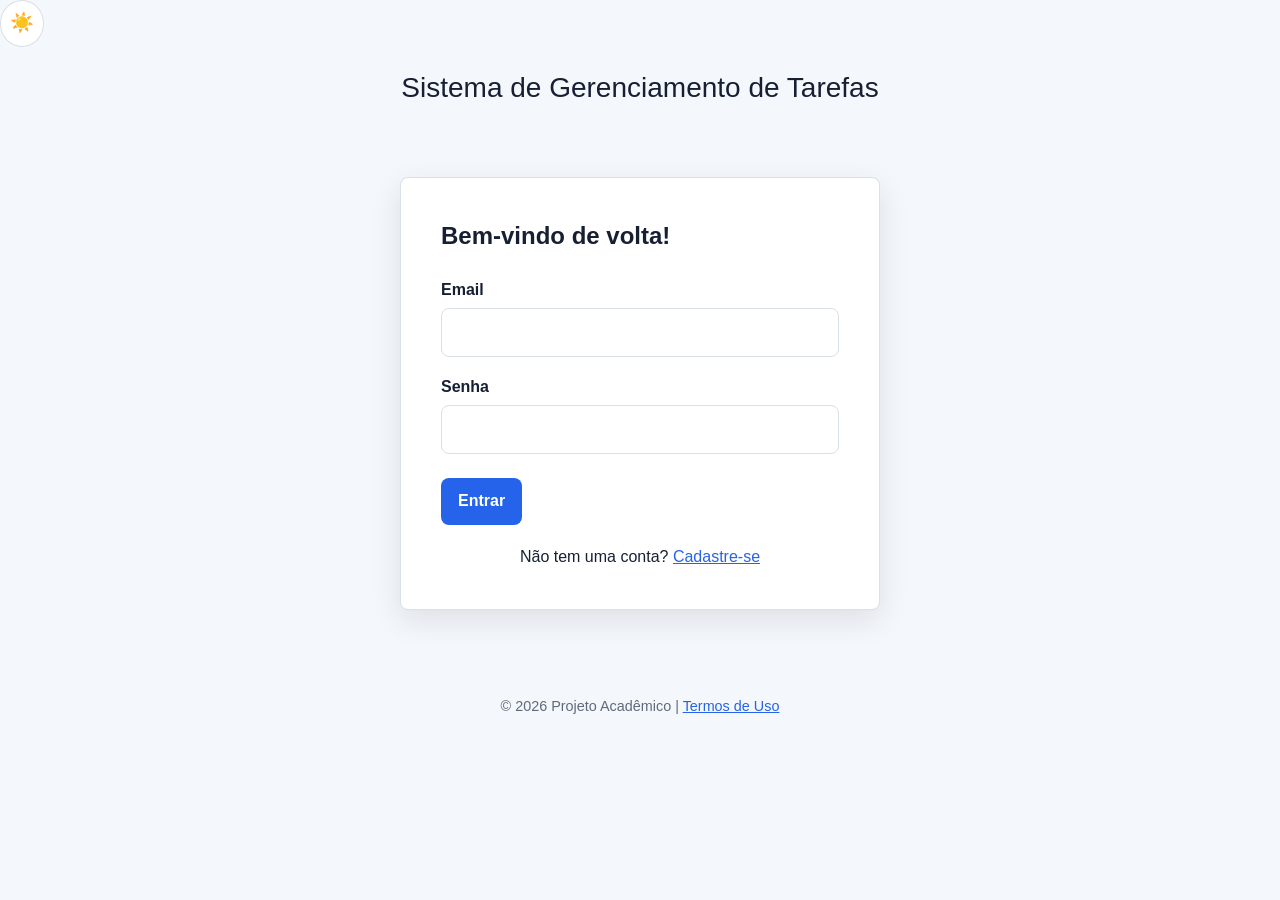
<file: index.html>
<!doctype html>
<html lang="pt-BR">
<head>
    <meta charset="utf-8">
    <meta name="viewport" content="width=device-width, initial-scale=1">
    <meta name="description" content="Sistema Gerenciador de Tarefas">
    <title>Login | Sistema de Gerenciamento de Tarefas</title>
    <link rel="stylesheet" href="css/style.css">
</head>
<body>
    <input type="checkbox" id="tema" class="controle-tema">
    <label for="tema" class="botao-tema" aria-label="Alternar tema" title="Alternar tema">
        <span class="icone-claro" aria-hidden="true">☀️</span>
        <span class="icone-escuro" aria-hidden="true">🌙</span>
    </label>

    <div class="pagina pagina-publica">
        <header class="cabecalho-publico">
            <p class="nome-sistema">Sistema de Gerenciamento de Tarefas</p>
        </header>
        <main class="conteudo-publico">
            <section class="cartao cartao-formulario" aria-labelledby="titulo-login">
                <h1 id="titulo-login" class="titulo-cartao">Bem-vindo de volta!</h1>
                <form action="pages/dashboard.html" method="get">
                    <div class="grupo-formulario">
                        <label for="email">Email</label>
                        <input class="campo" type="email" id="email" name="email" autocomplete="email" required>
                    </div>
                    <div class="grupo-formulario">
                        <label for="senha">Senha</label>
                        <input class="campo" type="password" id="senha" name="senha" autocomplete="current-password" required>
                    </div>
                    <div class="acoes-formulario">
                        <button class="botao botao-primario" type="submit">Entrar</button>
                    </div>
                    <p class="link-formulario">Não tem uma conta? <a href="pages/cadastro.html">Cadastre-se</a></p>
                </form>
            </section>
        </main>
        <footer class="rodape-publico">
            <p>© 2026 Projeto Acadêmico | <a href="#">Termos de Uso</a></p>
        </footer>
    </div>
</body>
</html>
</file>
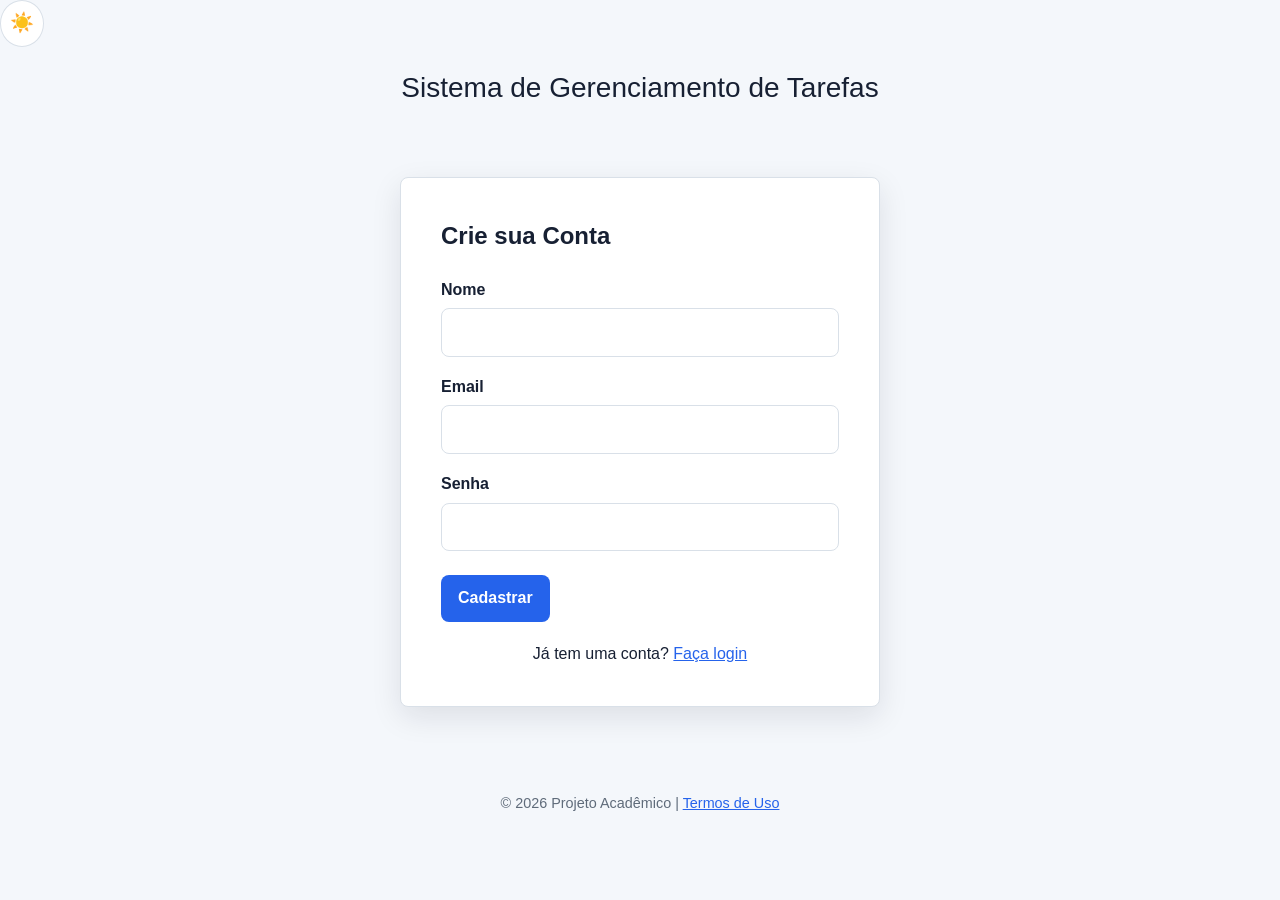
<file: pages/cadastro.html>
<!doctype html>
<html lang="pt-BR">
<head>
   <head>
    <meta charset="utf-8">
    <meta name="viewport" content="width=device-width, initial-scale=1">
    <meta name="description" content="Sistema Gerenciador de Tarefas">
    <title>Cadastro | Sistema Gerenciador de Tarefas</title>

  <link rel="stylesheet" href="../css/style.css">
</head>
</head>
<body>
    <input type="checkbox" id="tema" class="controle-tema">
    <label for="tema" class="botao-tema" aria-label="Alternar tema" title="Alternar tema">
        <span class="icone-claro" aria-hidden="true">☀️</span>
        <span class="icone-escuro" aria-hidden="true">🌙</span>
    </label>

    <div class="pagina pagina-publica">
        <header class="cabecalho-publico">
            <p class="nome-sistema">Sistema de Gerenciamento de Tarefas</p>
        </header>
        <main class="conteudo-publico">
            <section class="cartao cartao-formulario" aria-labelledby="titulo-cadastro">
                <h1 id="titulo-cadastro" class="titulo-cartao">Crie sua Conta</h1>
                <form action="dashboard.html" method="get">
                    <div class="grupo-formulario">
                        <label for="nome">Nome</label>
                        <input class="campo" type="text" id="nome" name="nome" autocomplete="name" required>
                    </div>
                    <div class="grupo-formulario">
                        <label for="email">Email</label>
                        <input class="campo" type="email" id="email" name="email" autocomplete="email" required>
                    </div>
                    <div class="grupo-formulario">
                        <label for="senha">Senha</label>
                        <input class="campo" type="password" id="senha" name="senha" autocomplete="new-password" required>
                    </div>
                    <div class="acoes-formulario">
                        <button class="botao botao-primario" type="submit">Cadastrar</button>
                    </div>
                    <p class="link-formulario">Já tem uma conta? <a href="../index.html">Faça login</a></p>
                </form>
            </section>
        </main>
        <footer class="rodape-publico">
            <p>© 2026 Projeto Acadêmico | <a href="#">Termos de Uso</a></p>
        </footer>
    </div>
</body>
</html>
</file>
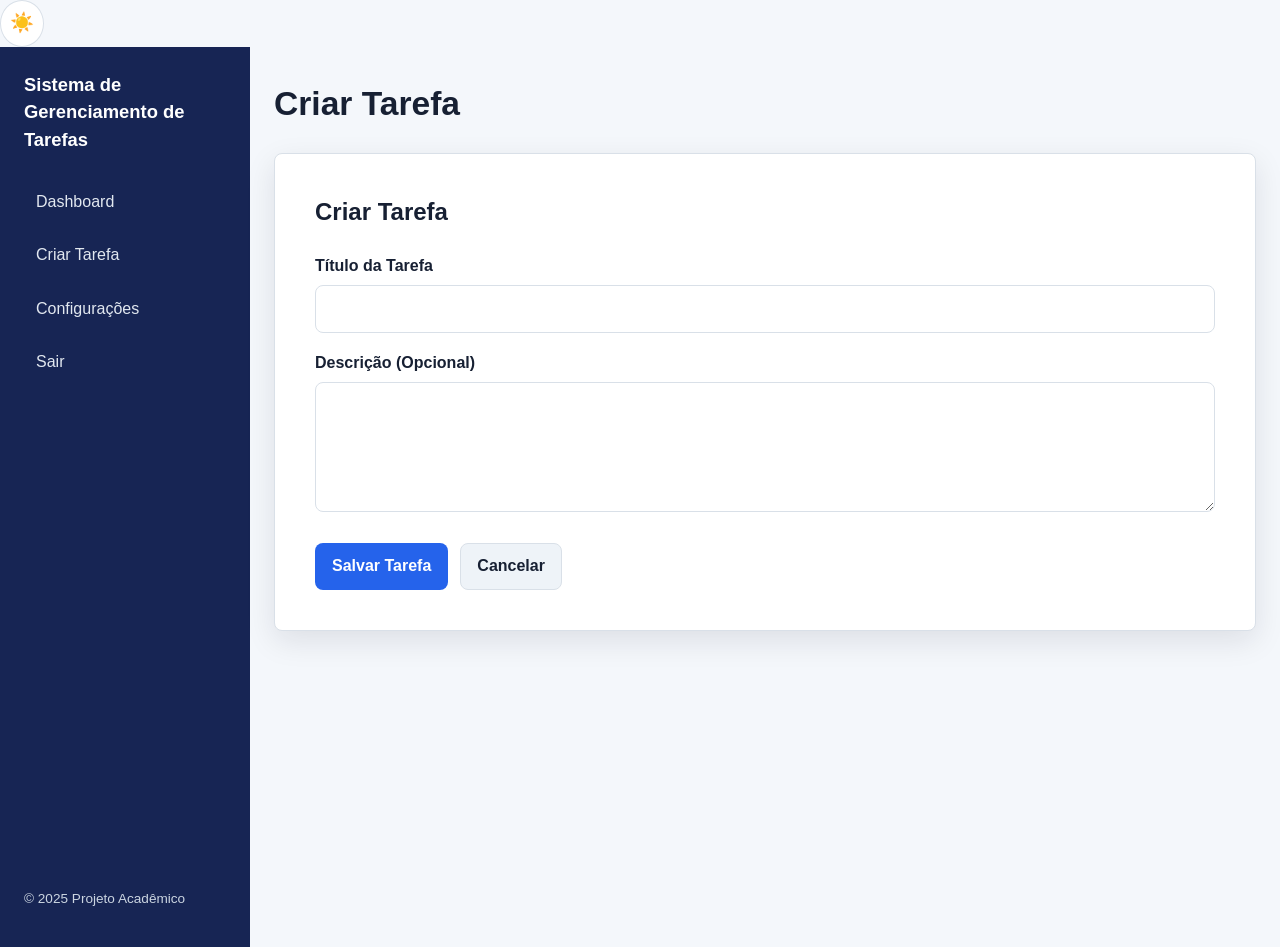
<file: pages/criar-tarefa.html>
<!doctype html>
<html lang="pt-BR">
<head>
    <meta charset="utf-8">
    <meta name="viewport" content="width=device-width, initial-scale=1">
    <meta name="description" content="Sistema Gerenciador de Tarefas">
    <title>Criar Tarefa | Sistema Gerenciador de Tarefas</title>
    <link rel="stylesheet" href="../css/style.css">
</head>
<body>
    <input type="checkbox" id="tema" class="controle-tema">
    <label for="tema" class="botao-tema" aria-label="Alternar tema" title="Alternar tema">
        <span class="icone-claro" aria-hidden="true">☀️</span>
        <span class="icone-escuro" aria-hidden="true">🌙</span>
    </label>

    <div class="pagina pagina-interna">
        <div class="layout-interno">
            <aside class="sidebar">
                <h2>Sistema de Gerenciamento de Tarefas</h2>
                <nav class="navegacao" aria-label="Navegação principal">
                    <ul>
                        <li><a href="dashboard.html">Dashboard</a></li>
                        <li><a href="criar-tarefa.html">Criar Tarefa</a></li>
                        <li><a href="#">Configurações</a></li>
                        <li><a href="../index.html">Sair</a></li>
                    </ul>
                </nav>
                <p class="sidebar-rodape">© 2025 Projeto Acadêmico</p>
            </aside>
            <main class="conteudo-interno">
                <header class="cabecalho-interno">
                    <h1>Criar Tarefa</h1>
                </header>

                <section class="cartao cartao-formulario" aria-labelledby="titulo-criar">
                    <h2 id="titulo-criar" class="titulo-cartao">Criar Tarefa</h2>

                    <form action="dashboard.html" method="get">
                        <div class="grupo-formulario">
                            <label for="titulo">Título da Tarefa</label>
                            <input class="campo" type="text" id="titulo" name="titulo" required>
                        </div>

                        <div class="grupo-formulario">
                            <label for="descricao">Descrição (Opcional)</label>
                            <textarea class="campo" id="descricao" name="descricao"></textarea>
                        </div>

                        <div class="acoes-formulario">
                            <button class="botao botao-primario" type="submit">Salvar Tarefa</button>
                            <a class="botao botao-secundario" href="dashboard.html">Cancelar</a>
                        </div>
                    </form>
                </section>
            </main>
        </div>
    </div>
</body>
</html>
</file>
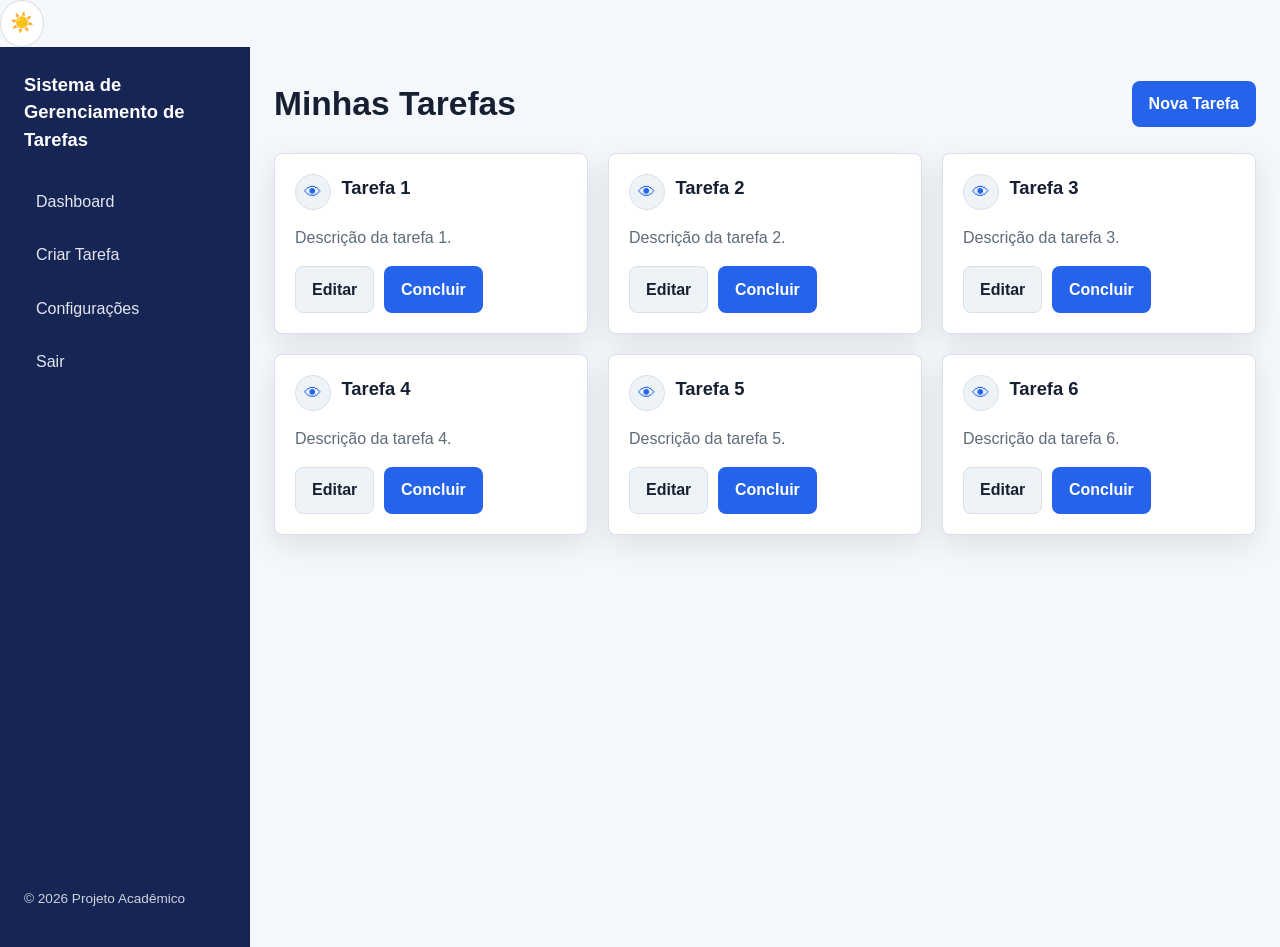
<file: pages/dashboard.html>
<!doctype html>
<html lang="pt-BR">
<head>
    <meta charset="utf-8">
    <meta name="viewport" content="width=device-width, initial-scale=1">
    <meta name="description" content="Sistema Gerenciador de Tarefas">
    <title>Minhas Tarefas | Sistema Gerenciador de Tarefas</title>
    <link rel="stylesheet" href="../css/style.css">
</head>
<body>
    <input type="checkbox" id="tema" class="controle-tema">
    <label for="tema" class="botao-tema" aria-label="Alternar tema" title="Alternar tema">
        <span class="icone-claro" aria-hidden="true">☀️</span>
        <span class="icone-escuro" aria-hidden="true">🌙</span>
    </label>

    <div class="pagina pagina-interna">
        <div class="layout-interno">
            <aside class="sidebar">
                <h2>Sistema de Gerenciamento de Tarefas</h2>
                <nav class="navegacao" aria-label="Navegação principal">
                    <ul>
                        <li><a href="dashboard.html">Dashboard</a></li>
                        <li><a href="criar-tarefa.html">Criar Tarefa</a></li>
                        <li><a href="#">Configurações</a></li>
                        <li><a href="../index.html">Sair</a></li>
                    </ul>
                </nav>
                <p class="sidebar-rodape">© 2026 Projeto Acadêmico</p>
            </aside>
            <main class="conteudo-interno">
                <header class="cabecalho-interno">
                    <h1>Minhas Tarefas</h1>
                    <a class="botao botao-primario" href="criar-tarefa.html">Nova Tarefa</a>
                </header>

                <section aria-labelledby="titulo-listagem">
                    <h2 id="titulo-listagem" class="visualmente-oculto">Lista de tarefas</h2>
                    <div class="grade-tarefas">
                        <article class="cartao cartao-tarefa">
                            <header class="cabecalho-tarefa">
                                <a class="icone-olho" href="detalhes.html" aria-label="Ver detalhes da Tarefa 1" title="Ver detalhes">👁</a>
                                <h2>Tarefa 1</h2>
                            </header>
                            <p class="descricao-tarefa">Descrição da tarefa 1.</p>
                            <div class="acoes-tarefa">
                                <a class="botao botao-secundario" href="editar-tarefa.html">Editar</a>
                                <a class="botao botao-primario" href="#">Concluir</a>
                            </div>
                        </article>

                        <article class="cartao cartao-tarefa">
                            <header class="cabecalho-tarefa">
                                <a class="icone-olho" href="detalhes.html" aria-label="Ver detalhes da Tarefa 2" title="Ver detalhes">👁</a>
                                <h2>Tarefa 2</h2>
                            </header>
                            <p class="descricao-tarefa">Descrição da tarefa 2.</p>
                            <div class="acoes-tarefa">
                                <a class="botao botao-secundario" href="editar-tarefa.html">Editar</a>
                                <a class="botao botao-primario" href="#">Concluir</a>
                            </div>
                        </article>

                        <article class="cartao cartao-tarefa">
                            <header class="cabecalho-tarefa">
                                <a class="icone-olho" href="detalhes.html" aria-label="Ver detalhes da Tarefa 3" title="Ver detalhes">👁</a>
                                <h2>Tarefa 3</h2>
                            </header>
                            <p class="descricao-tarefa">Descrição da tarefa 3.</p>
                            <div class="acoes-tarefa">
                                <a class="botao botao-secundario" href="editar-tarefa.html">Editar</a>
                                <a class="botao botao-primario" href="#">Concluir</a>
                            </div>
                        </article>

                        <article class="cartao cartao-tarefa">
                            <header class="cabecalho-tarefa">
                                <a class="icone-olho" href="detalhes.html" aria-label="Ver detalhes da Tarefa 4" title="Ver detalhes">👁</a>
                                <h2>Tarefa 4</h2>
                            </header>
                            <p class="descricao-tarefa">Descrição da tarefa 4.</p>
                            <div class="acoes-tarefa">
                                <a class="botao botao-secundario" href="editar-tarefa.html">Editar</a>
                                <a class="botao botao-primario" href="#">Concluir</a>
                            </div>
                        </article>

                        <article class="cartao cartao-tarefa">
                            <header class="cabecalho-tarefa">
                                <a class="icone-olho" href="detalhes.html" aria-label="Ver detalhes da Tarefa 5" title="Ver detalhes">👁</a>
                                <h2>Tarefa 5</h2>
                            </header>
                            <p class="descricao-tarefa">Descrição da tarefa 5.</p>
                            <div class="acoes-tarefa">
                                <a class="botao botao-secundario" href="editar-tarefa.html">Editar</a>
                                <a class="botao botao-primario" href="#">Concluir</a>
                            </div>
                        </article>

                        <article class="cartao cartao-tarefa">
                            <header class="cabecalho-tarefa">
                                <a class="icone-olho" href="detalhes.html" aria-label="Ver detalhes da Tarefa 6" title="Ver detalhes">👁</a>
                                <h2>Tarefa 6</h2>
                            </header>
                            <p class="descricao-tarefa">Descrição da tarefa 6.</p>
                            <div class="acoes-tarefa">
                                <a class="botao botao-secundario" href="editar-tarefa.html">Editar</a>
                                <a class="botao botao-primario" href="#">Concluir</a>
                            </div>
                        </article>
                    </div>
                </section>
            </main>
        </div>
    </div>
</body>
</html>
</file>
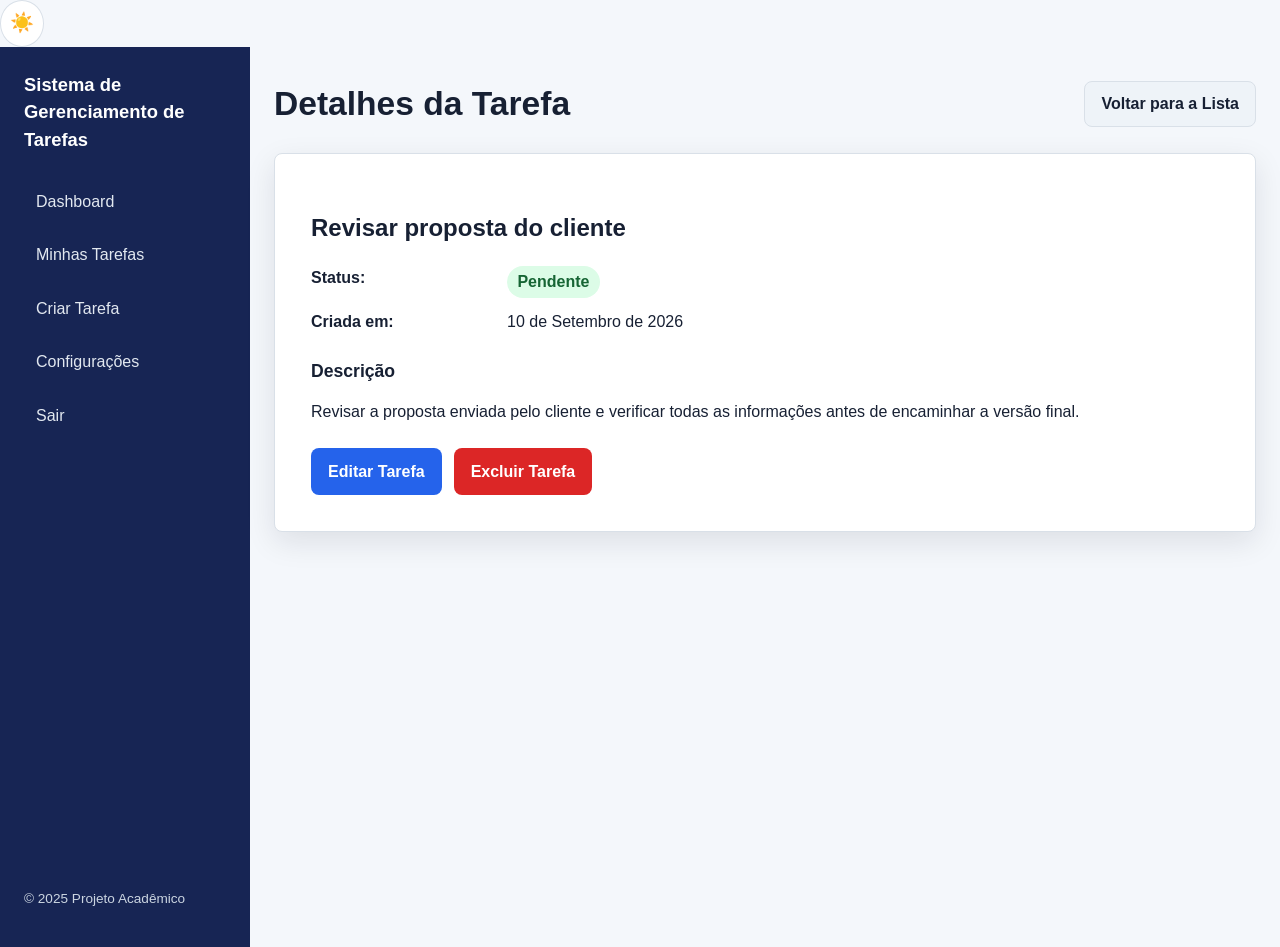
<file: pages/detalhes.html>
<!doctype html>
<html lang="pt-BR">
<head>
    <meta charset="utf-8">
    <meta name="viewport" content="width=device-width, initial-scale=1">
    <meta name="description" content="Sistema Gerenciador de Tarefas">
    <title>Detalhes da Tarefa | Sistema Gerenciador de Tarefas</title>
    <link rel="stylesheet" href="../css/style.css">
</head>
<body>
    <input type="checkbox" id="tema" class="controle-tema">
    <label for="tema" class="botao-tema" aria-label="Alternar tema" title="Alternar tema">
        <span class="icone-claro" aria-hidden="true">☀️</span>
        <span class="icone-escuro" aria-hidden="true">🌙</span>
    </label>

    <div class="pagina pagina-interna">
        <div class="layout-interno">
            <aside class="sidebar">
                <h2>Sistema de Gerenciamento de Tarefas</h2>
                <nav class="navegacao" aria-label="Navegação principal">
                    <ul>
                        <li><a href="dashboard.html">Dashboard</a></li>
                        <li><a href="dashboard.html">Minhas Tarefas</a></li>
                        <li><a href="criar-tarefa.html">Criar Tarefa</a></li>
                        <li><a href="#">Configurações</a></li>
                        <li><a href="../index.html">Sair</a></li>
                    </ul>
                </nav>
                <p class="sidebar-rodape">© 2025 Projeto Acadêmico</p>
            </aside>
            <main class="conteudo-interno">
                <header class="cabecalho-interno">
                    <h1>Detalhes da Tarefa</h1>
                    <a class="botao botao-secundario" href="dashboard.html">Voltar para a Lista</a>
                </header>

                <article class="cartao cartao-detalhes">
                    <h2>Revisar proposta do cliente</h2>

                    <dl class="lista-detalhes">
                        <dt>Status:</dt>
                        <dd><span class="status">Pendente</span></dd>

                        <dt>Criada em:</dt>
                        <dd>10 de Setembro de 2026</dd>
                    </dl>

                    <section class="descricao-detalhada" aria-labelledby="titulo-descricao">
                        <h2 id="titulo-descricao">Descrição</h2>
                        <p>Revisar a proposta enviada pelo cliente e verificar todas as informações antes de encaminhar a versão final.</p>
                    </section>

                    <div class="acoes-formulario">
                        <a class="botao botao-primario" href="editar-tarefa.html">Editar Tarefa</a>
                        <a class="botao botao-perigo" href="#">Excluir Tarefa</a>
                    </div>
                </article>
            </main>
        </div>
    </div>
</body>
</html>
</file>
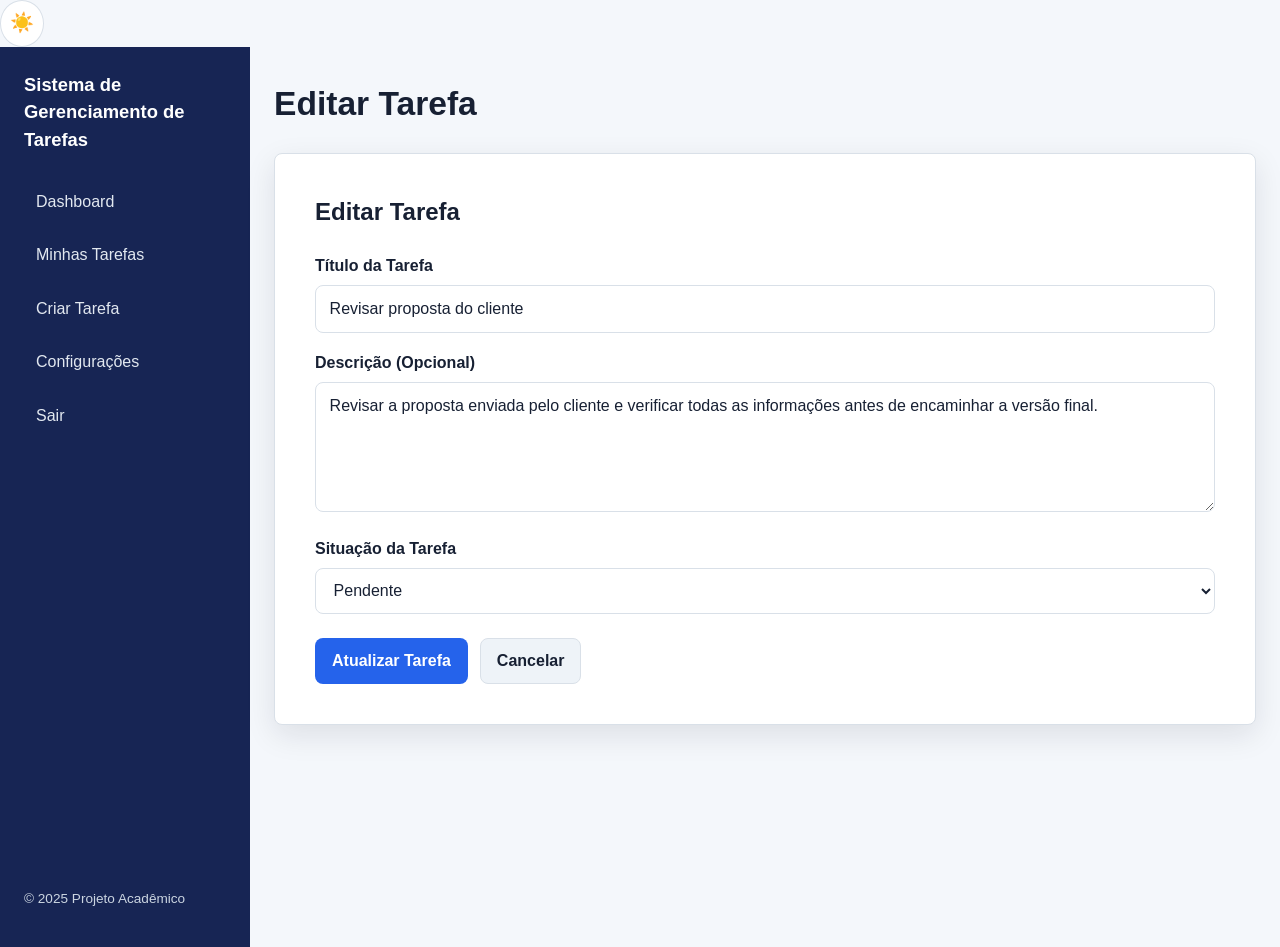
<file: pages/editar-tarefa.html>
<!doctype html>
<html lang="pt-BR">
<head>
    <meta charset="utf-8">
    <meta name="viewport" content="width=device-width, initial-scale=1">
    <meta name="description" content="Sistema Gerenciador de Tarefas">
    <title>Editar Tarefa | Sistema Gerenciador de Tarefas</title>
    <link rel="stylesheet" href="../css/style.css">
</head>
<body>
    <input type="checkbox" id="tema" class="controle-tema">
    <label for="tema" class="botao-tema" aria-label="Alternar tema" title="Alternar tema">
        <span class="icone-claro" aria-hidden="true">☀️</span>
        <span class="icone-escuro" aria-hidden="true">🌙</span>
    </label>

    <div class="pagina pagina-interna">
        <div class="layout-interno">
            <aside class="sidebar">
                <h2>Sistema de Gerenciamento de Tarefas</h2>
                <nav class="navegacao" aria-label="Navegação principal">
                    <ul>
                        <li><a href="dashboard.html">Dashboard</a></li>
                        <li><a href="dashboard.html">Minhas Tarefas</a></li>
                        <li><a href="criar-tarefa.html">Criar Tarefa</a></li>
                        <li><a href="#">Configurações</a></li>
                        <li><a href="../index.html">Sair</a></li>
                    </ul>
                </nav>
                <p class="sidebar-rodape">© 2025 Projeto Acadêmico</p>
            </aside>
            <main class="conteudo-interno">
                <header class="cabecalho-interno">
                    <h1>Editar Tarefa</h1>
                </header>

                <section class="cartao cartao-formulario" aria-labelledby="titulo-editar">
                    <h2 id="titulo-editar" class="titulo-cartao">Editar Tarefa</h2>

                    <form action="detalhes.html" method="get">
                        <div class="grupo-formulario">
                            <label for="titulo">Título da Tarefa</label>
                            <input class="campo" type="text" id="titulo" name="titulo" value="Revisar proposta do cliente" required>
                        </div>

                        <div class="grupo-formulario">
                            <label for="descricao">Descrição (Opcional)</label>
                            <textarea class="campo" id="descricao" name="descricao">Revisar a proposta enviada pelo cliente e verificar todas as informações antes de encaminhar a versão final.</textarea>
                        </div>

                        <div class="grupo-formulario">
                            <label for="situacao">Situação da Tarefa</label>
                            <select class="campo" id="situacao" name="situacao">
                                <option value="pendente" selected>Pendente</option>
                                <option value="em-andamento">Em andamento</option>
                                <option value="concluida">Concluída</option>
                            </select>
                        </div>

                        <div class="acoes-formulario">
                            <button class="botao botao-primario" type="submit">Atualizar Tarefa</button>
                            <a class="botao botao-secundario" href="dashboard.html">Cancelar</a>
                        </div>
                    </form>
                </section>
            </main>
        </div>
    </div>
</body>
</html>
</file>
<file: css/style.css>
/* ==========================================================
   SISTEMA GERENCIADOR DE TAREFAS
   HTML5 + CSS3 | Sem JavaScript
   ========================================================== */

:root {

    /* =========================
       MODO CLARO
       ========================= */

    --cor-fundo: #f4f7fb;
    --cor-superficie: #ffffff;
    --cor-superficie-secundaria: #eef3f8;

    --cor-texto: #172033;
    --cor-texto-secundario: #5f6b7a;

    --cor-primaria: #2563eb;
    --cor-primaria-hover: #1d4ed8;

    --cor-secundaria: #64748b;
    --cor-sucesso: #16a34a;
    --cor-perigo: #dc2626;

    --cor-borda: #d9e0e8;
    --cor-foco: #f59e0b;

    --sombra: 0 10px 30px rgba(15, 23, 42, 0.10);
    --raio: 8px;
}

* {
    box-sizing: border-box;
}

html {
    font-size: 16px;
}

body {
    margin: 0;
    min-height: 100vh;
    font-family: Arial, Helvetica, sans-serif;
    line-height: 1.5;
    color: var(--cor-texto);
    background: var(--cor-fundo);
}

a {
    color: var(--cor-primaria);
}

a:hover {
    color: var(--cor-primaria-hover);
}

button,
input,
textarea,
select {
    font: inherit;
}

button,
input,
textarea,
select,
a {
    -webkit-tap-highlight-color: transparent;
}

:focus-visible {
    outline: 3px solid var(--cor-foco);
    outline-offset: 3px;
}

/* ---------- Controle de tema ---------- */

.controle-tema {
    position: absolute;
    width: 1px;
    height: 1px;
    padding: 0;
    margin: -1px;
    overflow: hidden;
    clip: rect(0, 0, 0, 0);
    white-space: nowrap;
    border: 0;
}

.botao-tema {
    display: inline-flex;
    align-items: center;
    justify-content: center;
    min-width: 44px;
    min-height: 44px;
    padding: 0.5rem;
    border: 1px solid var(--cor-borda);
    border-radius: 50%;
    background: var(--cor-superficie);
    cursor: pointer;
    font-size: 1.2rem;
    user-select: none;
}

.botao-tema .icone-escuro {
    display: none;
}

.controle-tema:checked+.botao-tema .icone-claro {
    display: none;
}

.controle-tema:checked+.botao-tema .icone-escuro {
    display: inline;
}

/* Tema escuro aplicado aos elementos irmãos do controle. */
.controle-tema:checked~.pagina {
    --cor-fundo: #0f172a;
    --cor-superficie: #1e293b;
    --cor-superficie-secundaria: #273449;
    --cor-texto: #f8fafc;
    --cor-texto-secundario: #cbd5e1;
    --cor-borda: #475569;
    --sombra: 0 10px 30px rgba(0, 0, 0, 0.30);

}

.controle-tema:checked~.pagina .sidebar {
    background: #020617;
}

/* ---------- Cabeçalhos ---------- */

.cabecalho-publico {
    width: min(100% - 2rem, 1100px);
    margin: 0 auto;
    padding: 1.25rem 0;
    display: flex;
    align-items: center;
    justify-content: space-between;
    gap: 1rem;
}

.nome-sistema {
    width: 100%;
    margin: 0;
    font-size: clamp(1.25rem, 3vw, 1.75rem);
    text-align: center;
}
}

.pagina-publica {
    min-height: 100vh;
}

.conteudo-publico {
    width: min(100% - 2rem, 480px);
    margin: 0 auto;
    padding: 3rem 0;
}

.rodape-publico {
    width: min(100% - 2rem, 1100px);
    margin: 0 auto;
    padding: 1.5rem 0;
    text-align: center;
    color: var(--cor-texto-secundario);
    font-size: 0.9rem;
}

/* ---------- Cartões e formulários ---------- */

.cartao {
    background: var(--cor-superficie);
    border: 1px solid var(--cor-borda);
    border-radius: var(--raio);
    box-shadow: var(--sombra);
}

.cartao-formulario {
    padding: clamp(1.5rem, 4vw, 2.5rem);
}

.titulo-cartao {
    margin-top: 0;
    margin-bottom: 1.5rem;
    font-size: 1.5rem;

}

.grupo-formulario {
    margin-bottom: 1.15rem;
}

.grupo-formulario label {
    display: block;
    margin-bottom: 0.4rem;
    font-weight: 700;
}

.campo {
    width: 100%;
    min-height: 46px;
    padding: 0.7rem 0.85rem;
    color: var(--cor-texto);
    background: var(--cor-superficie);
    border: 1px solid var(--cor-borda);
    border-radius: 8px;
}

textarea.campo {
    min-height: 130px;
    resize: vertical;
}

.acoes-formulario {
    display: flex;
    flex-wrap: wrap;
    gap: 0.75rem;
    margin-top: 1.5rem;
}

.botao {
    display: inline-flex;
    align-items: center;
    justify-content: center;
    min-height: 44px;
    padding: 0.65rem 1rem;
    border: 1px solid transparent;
    border-radius: 8px;
    text-decoration: none;
    font-weight: 700;
    cursor: pointer;
}

.botao-primario {
    color: #fff;
    background: var(--cor-primaria);
}

.botao-primario:hover {
    color: #fff;
    background: var(--cor-primaria-hover);
}

.botao-secundario {
    color: var(--cor-texto);
    background: var(--cor-superficie-secundaria);
    border-color: var(--cor-borda);
}

.botao-perigo {
    color: #fff;
    background: var(--cor-perigo);
}

.texto-apoio {
    color: var(--cor-texto-secundario);
}

.link-formulario {
    margin: 1.25rem 0 0;
    text-align: center;
}

/* ---------- Área interna ---------- */

.pagina-interna {
    min-height: 100vh;
}

.layout-interno {
    display: grid;
    grid-template-columns: 250px 1fr;
    min-height: 100vh;
}

.sidebar {
    display: flex;
    flex-direction: column;
    gap: 1.5rem;
    padding: 1.5rem;
    color: #fff;
    background: #172554;
}

.sidebar h2 {
    margin: 0;
    font-size: 1.15rem;
}

.navegacao ul {
    display: grid;
    gap: 0.35rem;
    margin: 0;
    padding: 0;
    list-style: none;
}

.navegacao a {
    display: block;
    padding: 0.75rem;
    color: #e2e8f0;
    border-radius: 8px;
    text-decoration: none;
}

.navegacao a:hover,
.navegacao a[aria-current="page"] {
    color: #fff;
    background: rgba(255, 255, 255, 0.12);
}

.sidebar-rodape {
    margin-top: auto;
    color: #cbd5e1;
    font-size: 0.85rem;
}

.conteudo-interno {
    width: min(100% - 3rem, 1200px);
    margin: 0 auto;
    padding: 2rem 0 3rem;
}

.cabecalho-interno {
    display: flex;
    align-items: center;
    justify-content: space-between;
    gap: 1rem;
    margin-bottom: 1.5rem;
}

.cabecalho-interno h1 {
    margin: 0;
    font-size: clamp(1.5rem, 3vw, 2.1rem);



}

.grade-tarefas {
    display: grid;
    grid-template-columns: repeat(3, minmax(0, 1fr));
    gap: 1.25rem;
}

.cartao-tarefa {
    padding: 1.25rem;
}

.cabecalho-tarefa {
    display: flex;
    align-items: flex-start;
    gap: 0.65rem;
}

.icone-olho {
    flex: 0 0 auto;
    width: 2.25rem;
    height: 2.25rem;
    display: inline-flex;
    align-items: center;
    justify-content: center;
    color: var(--cor-primaria);
    background: var(--cor-superficie-secundaria);
    border: 1px solid var(--cor-borda);
    border-radius: 50%;
    text-decoration: none;
    font-size: 1.1rem;
}

.cabecalho-tarefa h2 {
    margin: 0;
    font-size: 1.15rem;
}

.descricao-tarefa {
    margin: 1rem 0;
    color: var(--cor-texto-secundario);
}

.acoes-tarefa {
    display: flex;
    flex-wrap: wrap;
    gap: 0.6rem;
}

/* ---------- Detalhes ---------- */

.cartao-detalhes {
    padding: clamp(1.5rem, 4vw, 2.25rem);
}

.lista-detalhes {
    display: grid;
    grid-template-columns: minmax(120px, 180px) 1fr;
    gap: 0.75rem 1rem;
    margin: 0 0 1.5rem;
}

.lista-detalhes dt {
    font-weight: 700;
}

.lista-detalhes dd {
    margin: 0;
}

.status {
    display: inline-block;
    padding: 0.25rem 0.65rem;
    border-radius: 999px;
    color: #166534;
    background: #dcfce7;
    font-weight: 700;
}

.controle-tema:checked~.pagina .status {
    color: #bbf7d0;
    background: #14532d;
}

.descricao-detalhada {
    margin: 1.5rem 0;
}

.descricao-detalhada h2 {
    font-size: 1.1rem;
}

/* ---------- Responsividade ---------- */

@media (max-width: 900px) {
    .grade-tarefas {
        grid-template-columns: repeat(2, minmax(0, 1fr));
    }
}

@media (max-width: 700px) {
    .layout-interno {
        grid-template-columns: 1fr;
    }

    .sidebar {
        padding: 1rem;
    }

    .navegacao ul {
        grid-template-columns: repeat(2, minmax(0, 1fr));
    }

    .conteudo-interno {
        width: min(100% - 2rem, 1200px);
        padding-top: 1.5rem;
    }

    .cabecalho-interno {
        align-items: flex-start;
        flex-direction: column;
    }

    .grade-tarefas {
        grid-template-columns: 1fr;
    }
}

@media (max-width: 480px) {
    .conteudo-publico {
        padding-top: 2rem;
    }

    .acoes-formulario,
    .acoes-tarefa {
        flex-direction: column;
    }

    .acoes-formulario .botao,
    .acoes-tarefa .botao {
        width: 100%;
    }

    .lista-detalhes {
        grid-template-columns: 1fr;
    }

    .navegacao ul {
        grid-template-columns: 1fr;
    }
}

@media (prefers-reduced-motion: reduce) {

    *,
    *::before,
    *::after {
        scroll-behavior: auto !important;
        transition: none !important;
    }
}

.visualmente-oculto {
    position: absolute;
    width: 1px;
    height: 1px;
    padding: 0;
    margin: -1px;
    overflow: hidden;
    clip: rect(0, 0, 0, 0);
    white-space: nowrap;
    border: 0;
}

/* ==========================================================
   AJUSTES DE CONTRASTE - TEMA ESCURO
   ========================================================== */

/* Garante que os textos principais usem a cor clara */
.controle-tema:checked~.pagina h1,
.controle-tema:checked~.pagina h2,
.controle-tema:checked~.pagina h3,
.controle-tema:checked~.pagina p,
.controle-tema:checked~.pagina label,
.controle-tema:checked~.pagina dt,
.controle-tema:checked~.pagina dd,
.controle-tema:checked~.pagina .nome-sistema {
    color: var(--cor-texto);

    .nome-sistema {
        margin: 0;
        font-size: clamp(1.25rem, 3vw, 1.75rem);
        color: #000000;
    }
}

/* Texto secundário */
.controle-tema:checked~.pagina .descricao-tarefa,
.controle-tema:checked~.pagina .texto-apoio,
.controle-tema:checked~.pagina .rodape-publico {
    color: var(--cor-texto-secundario);
}

/* Campos dos formulários */
.controle-tema:checked~.pagina .campo {
    color: #f8fafc;
    background: #1e293b;
    border-color: #475569;
}

/* Texto digitado e opções do select */
.controle-tema:checked~.pagina input,
.controle-tema:checked~.pagina textarea,
.controle-tema:checked~.pagina select {
    color: #f8fafc;
    background-color: #1e293b;
}

/* Placeholder dos campos */
.controle-tema:checked~.pagina .campo::placeholder {
    color: #cbd5e1;
    opacity: 1;
}

/* Status da tarefa */
.controle-tema:checked~.pagina .status {
    color: #bbf7d0;
    background: #14532d;
}

/* Botão secundário */
.controle-tema:checked~.pagina .botao-secundario {
    color: #f8fafc;
    background: #273449;
    border-color: #475569;
}

/* Ícone de visualizar detalhes */
.controle-tema:checked~.pagina .icone-olho {
    color: #93c5fd;
    background: #273449;
    border-color: #475569;
}

/* Nome do sistema em preto no tema escuro */
.controle-tema:checked~.pagina .nome-sistema {
    color: #000000;
}

/* Títulos das páginas internas no tema escuro */
.controle-tema:checked ~ .pagina .cabecalho-interno h1 {
    color: #000000;
}
</file>
